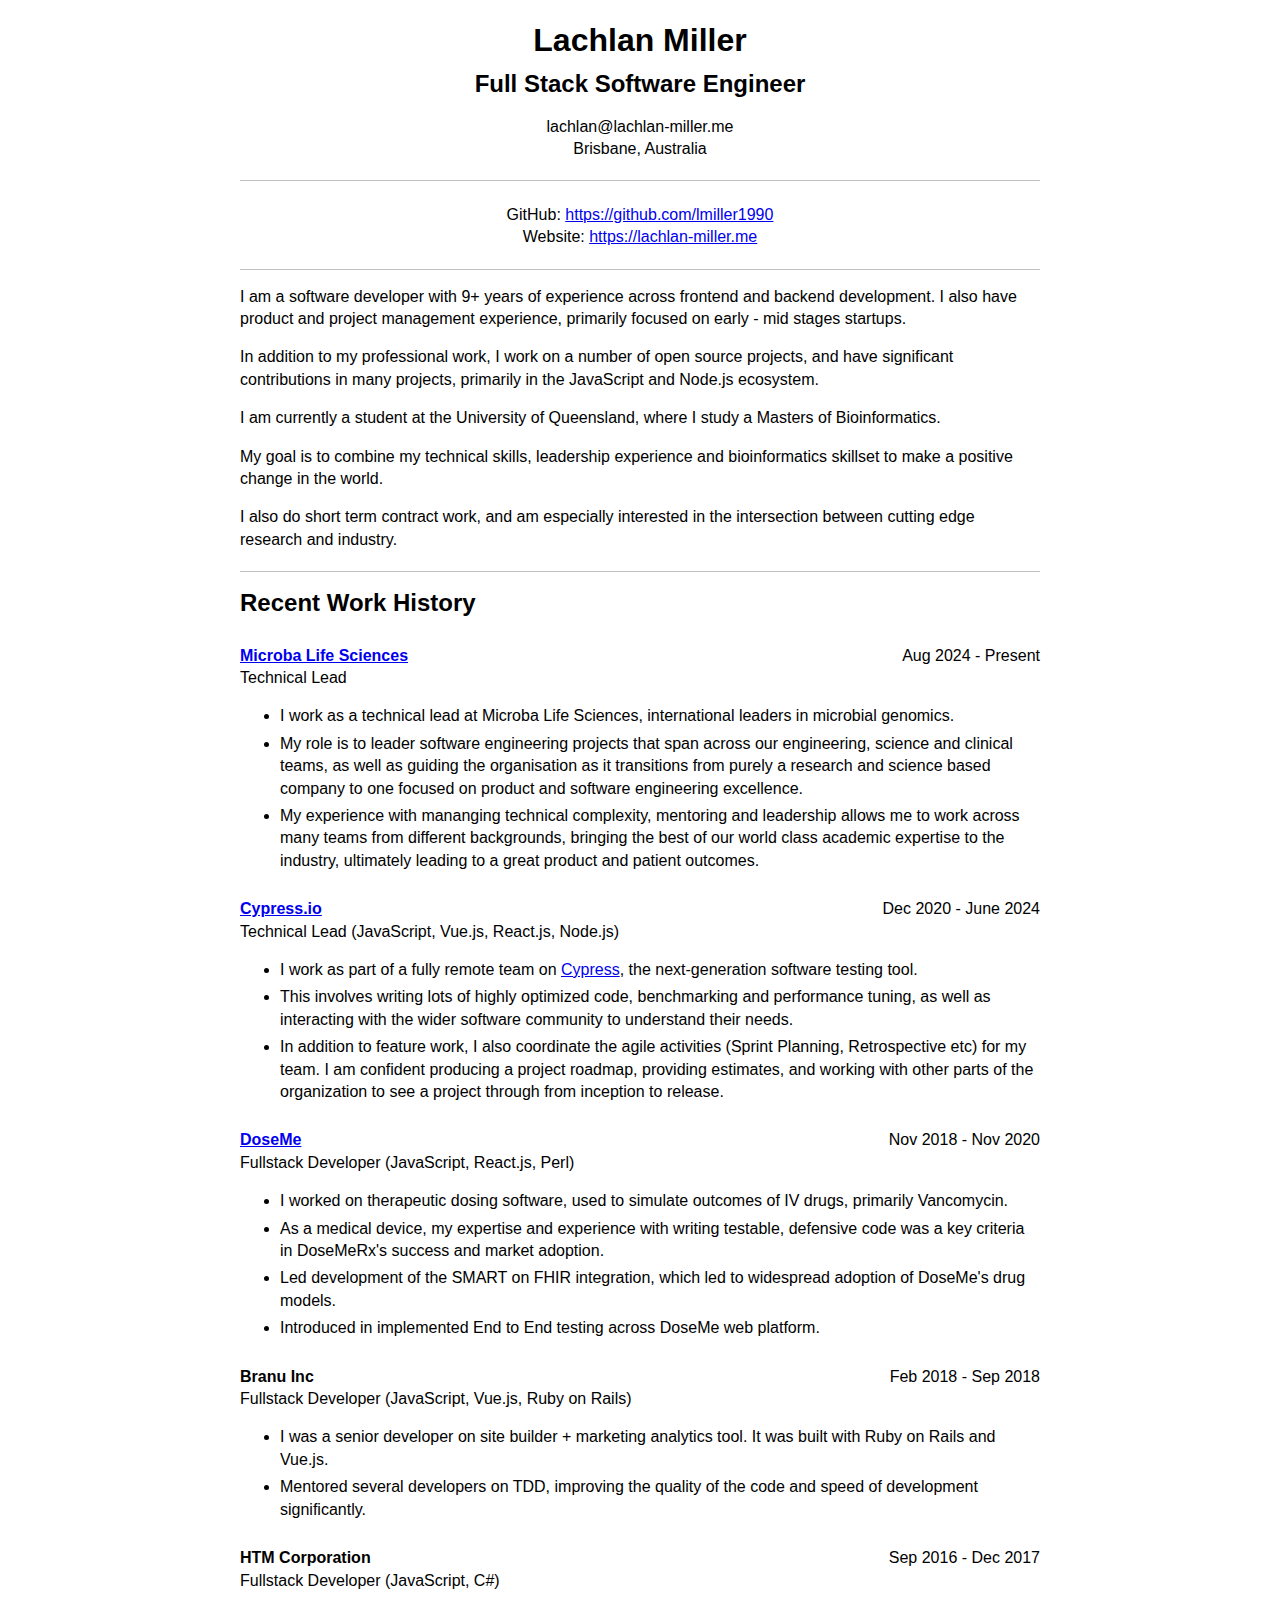
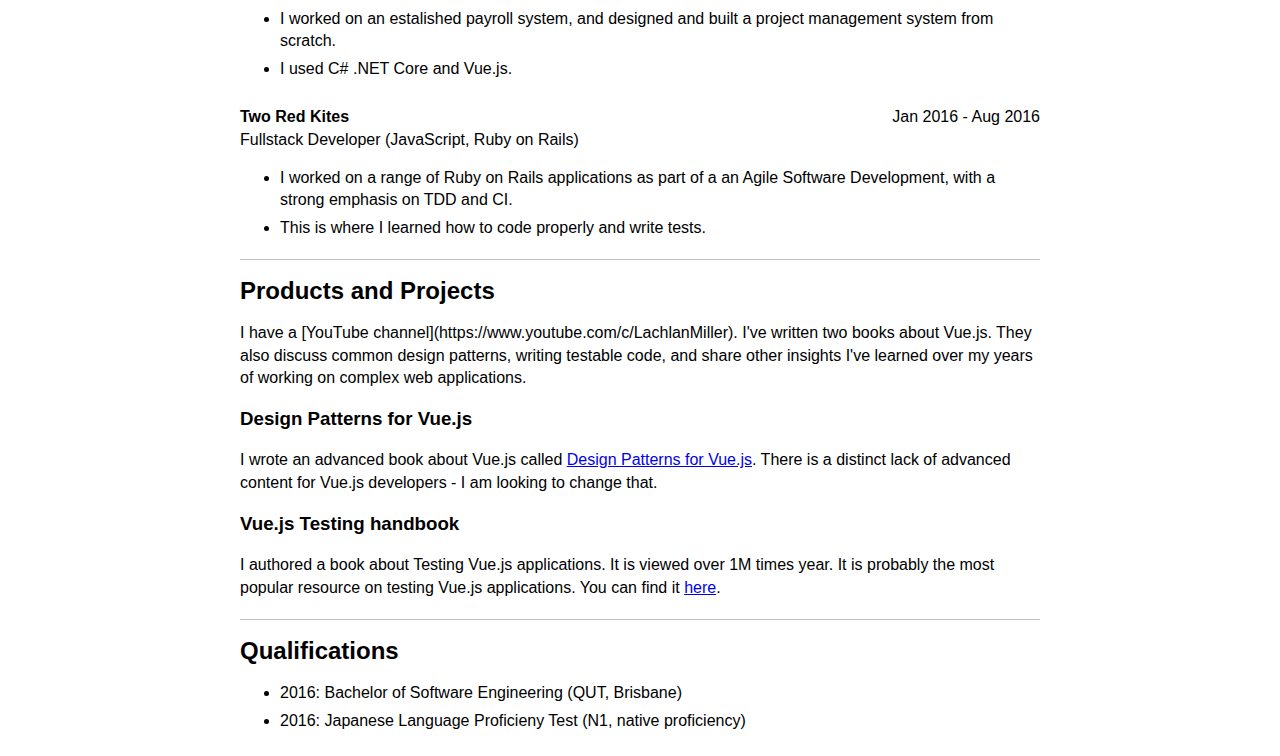
<file: index.html>
<!DOCTYPE html>
<html lang="en">
  <head>
    <meta charset="UTF-8">
    <title></title>
    <meta name="viewport" content="width=device-width,initial-scale=1">
    <link rel="stylesheet" href="/style.css">
  </head>
  <body>
    <div class="resume">
      <div class="header">
        <h1 class="center">
          Lachlan Miller
        </h1>
        <h2>Full Stack Software Engineer</h2>
        <div>
          lachlan@lachlan-miller.me<br>
          Brisbane, Australia<br>
          <div class="divider"></div><br>
          GitHub: <a href="https://github.com/lmiller1990">https://github.com/lmiller1990</a><br>
          Website: <a href="https://lachlan-miller.me">https://lachlan-miller.me</a>
        </div>
      </div>

      <div class="divider"></div>

      <div>
        <p>
        I am a software developer with 9+ years of experience across frontend and backend development. I also have product and project management experience, primarily focused on early - mid stages startups. 
        </p>
        <p>In addition to my professional work, I work on a number of open source projects, and have significant contributions in many projects, primarily in the JavaScript and Node.js ecosystem.</p>
        <p>
          I am currently a student at the University of Queensland, where I study a Masters of Bioinformatics.
        </p>
        <p>
          My goal is to combine my technical skills, leadership experience and bioinformatics skillset to make a positive change in the world.
        </p>
        <p>
          I also do short term contract work, and am especially interested in the intersection between cutting edge research and industry.
        </p>
      </div>

      <div class="divider"></div>

      <h2>Recent Work History</h2>
      <div class="experience__container">

        <div class="experience__title">
          <div class="item">
            <strong><a href="https://www.microba.com">Microba Life Sciences</a></strong>
          </div>
          <div>
            Aug 2024 - Present
          </div>
        </div>
        <div class="job-title">
          Technical Lead
        </div>

        <div class="item">
          <ul>
            <li>
              I work as a technical lead at Microba Life Sciences, international leaders in microbial genomics.
            </li>
            <li>
              My role is to leader software engineering projects that span across our engineering, science and clinical teams, as well as guiding the organisation as it transitions from purely a research and science based company to one focused on product and software engineering excellence.
            </li>
            <li>My experience with mananging technical complexity, mentoring and leadership allows me to work across many teams from different backgrounds, bringing the best of our world class academic expertise to the industry, ultimately leading to a great product and patient outcomes.
          </ul>
        </div>
        <div>
          <!-- placeholder -->
        </div>



        <div class="experience__title">
          <div class="item">
            <strong><a href="https://www.cypress.io/">Cypress.io</a></strong>
          </div>
          <div>
            Dec 2020 - June 2024
          </div>
        </div>
        <div class="job-title">
          Technical Lead (JavaScript, Vue.js, React.js, Node.js)
        </div>

        <div class="item">
          <ul>
            <li>
              I work as part of a fully remote team on <a href="https://www.cypress.io/">Cypress</a>, the next-generation software testing tool. 
            </li>
            <li>
              This involves writing lots of highly optimized code, benchmarking and performance tuning, as well as interacting with the wider software 
              community to understand their needs.
            </li>
            <li>
              In addition to feature work, I also coordinate the agile activities (Sprint Planning, Retrospective etc) for my team. I am confident producing a project roadmap, providing estimates, and working with other parts of the organization to see a project through from inception to release.
            </li>

          </ul>
        </div>
        <div>
          <!-- placeholder -->
        </div>



        <div class="experience__title">
          <div class="item">
            <strong><a href="https://doseme-rx.com/">DoseMe</a></strong>
          </div>
          <div>
            Nov 2018 - Nov 2020
          </div>
        </div>
        <div class="job-title">
          Fullstack Developer (JavaScript, React.js, Perl)
        </div>

        <div class="item">
          <ul>
            <li>
              I worked on therapeutic dosing software, used to simulate outcomes of IV drugs, primarily Vancomycin. 
            </li>
            <li>
              As a medical device, my expertise and experience with writing testable, defensive code was a key criteria in DoseMeRx's
              success and market adoption.
            </li>
            <li>
              Led development of the SMART on FHIR integration, which led to widespread adoption of DoseMe's drug models.
            </li>
            <li>
              Introduced in implemented End to End testing across DoseMe web platform.
            </li>
          </ul>
        </div>
        <div>
          <!-- placeholder -->
        </div>


        <div class="experience__title">
          <div class="item">
            <strong>Branu Inc</strong>
          </div>
          <div>
            Feb 2018 - Sep 2018
          </div>
        </div>
        <div class="job-title">
          Fullstack Developer (JavaScript, Vue.js, Ruby on Rails)
        </div>

        <div class="item">
          <ul>
            <li>
              I was a senior developer on site builder + marketing analytics tool. It was built with Ruby on Rails and Vue.js.
            </li>
            <li>
              Mentored several developers on TDD, improving the quality of the code and speed of development significantly.
            </li>
          </ul>
        </div>
        <div>
          <!-- placeholder -->
        </div>

        <div class="experience__title">
          <div>
            <strong>HTM Corporation</strong>
          </div>
          <div class="item">
            Sep 2016 - Dec 2017
          </div>
        </div>
        <div class="job-title">
          Fullstack Developer (JavaScript, C#)
        </div>
        <div class="item">
          <ul>
            <li>
              I worked on an estalished payroll system,
              and designed and built a project management system from scratch.
            </li>
            <li>
              I used C# .NET Core and Vue.js.
            </li>
          </ul>
        </div>
        <div>
          <!-- placeholder -->
        </div>

        <div class="experience__title">
          <div class="job-title">
            <strong>Two Red Kites</strong>
          </div>
          <div>
            Jan 2016 - Aug 2016
          </div>
        </div>
        <div class="item">
          <div class="item">
            Fullstack Developer (JavaScript, Ruby on Rails)
          </div>
          <ul>
            <li>
              I worked on a range of Ruby on Rails applications as part of a
              an Agile Software Development, with a strong emphasis on TDD and CI.
            </li>
            <li>This is where I learned how to code properly and write tests.</li>
          </ul>
        </div>
        <div>
          <!-- placeholder -->
        </div>


      </div> <!-- end experience -->

      <div class="divider"></div>

      <h2>Products and Projects</h2>

      <p>I have a [YouTube channel](https://www.youtube.com/c/LachlanMiller). I've written two books about Vue.js. They also discuss common design patterns, writing testable code, and share other insights I've learned over my years of working on complex web applications.</p>

      <h3>Design Patterns for Vue.js</h3>
      <p>
      I wrote an advanced book about Vue.js called <a href="https://lachlan-miller.me/design-patterns-for-vuejs">Design Patterns for Vue.js</a>. 
      There is a distinct lack of advanced content for Vue.js developers - I am looking to change that.
      </p>

      <h3>Vue.js Testing handbook</h3>
      <p>
      I authored a book about Testing Vue.js applications. It is viewed over 1M times year. It is probably the
      most popular resource on testing Vue.js applications.
      You can find it <a href="https://github.com/lmiller1990/vue-testing-handbook">here</a>.
      </p>

      <div class="divider"></div>

      <h2>Qualifications</h2>

      <ul>
        <li>
          2016: Bachelor of Software Engineering (QUT, Brisbane)
        </li>
        <li>
          2016: Japanese Language Proficieny Test (N1, native proficiency)
        </li>
      </ul>
    </div>
  </body>
</html>
</file>
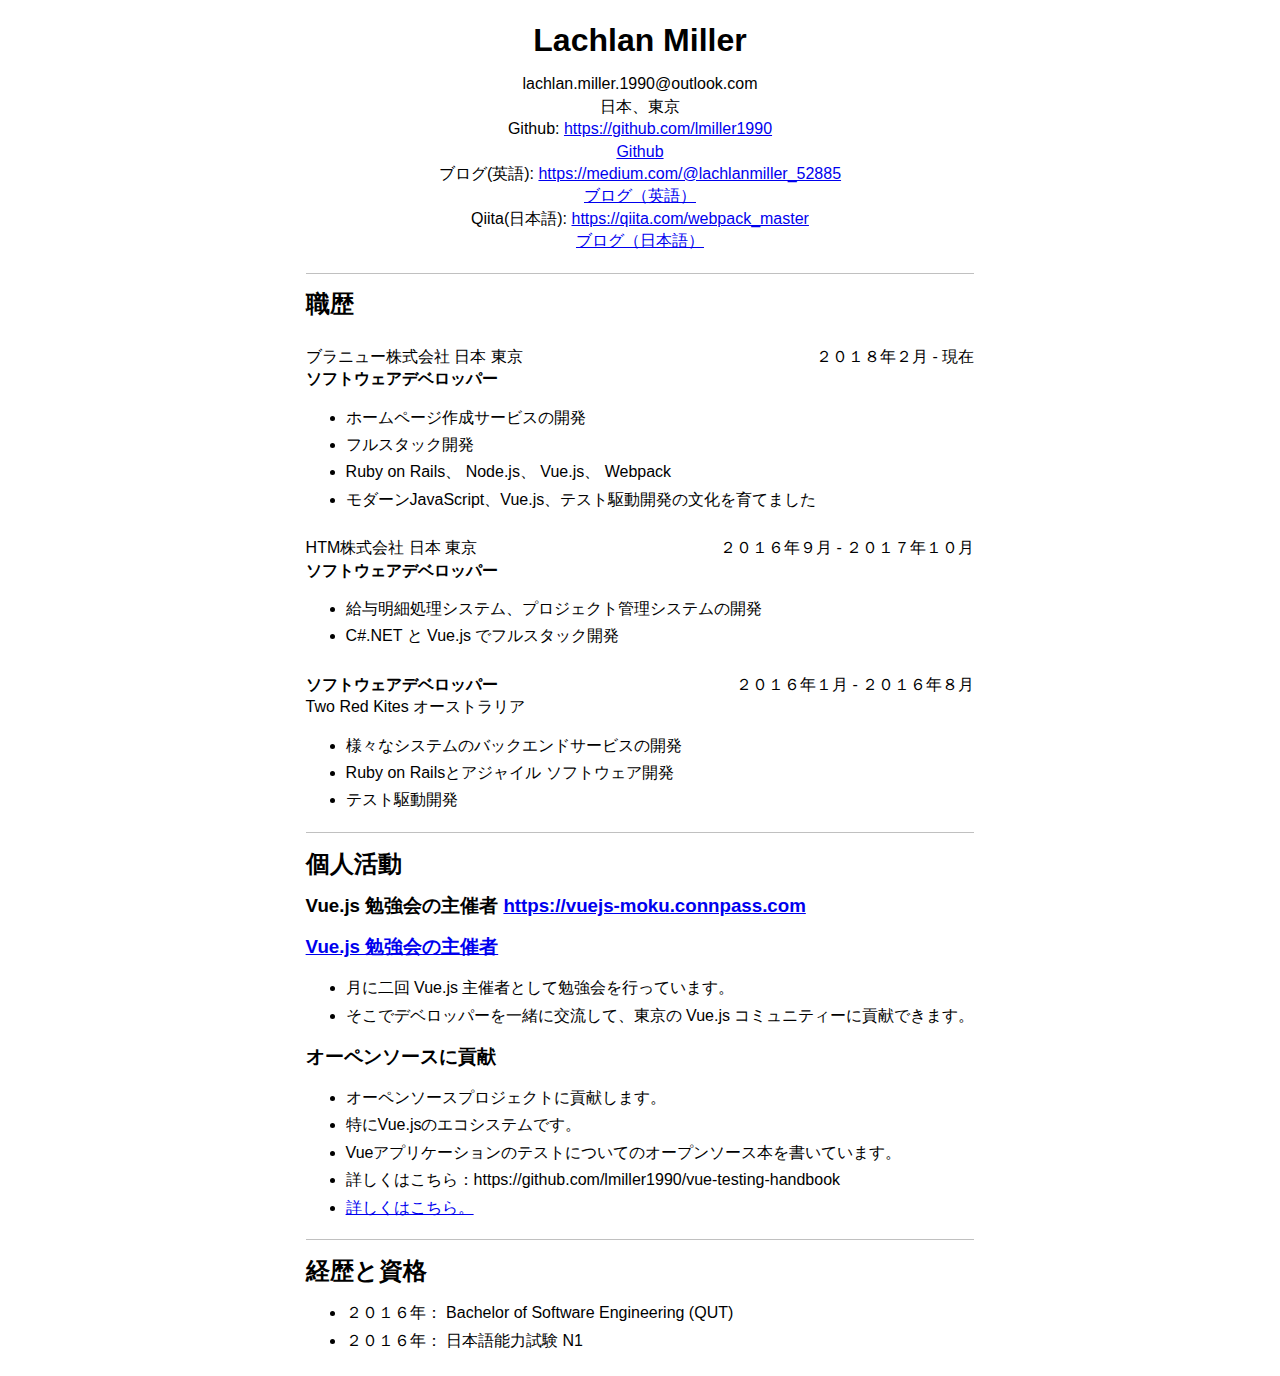
<file: ja/index.html>
<!DOCTYPE html>
<html lang="en">
<head>
  <!-- Google Tag Manager -->
<script>(function(w,d,s,l,i){w[l]=w[l]||[];w[l].push({'gtm.start':
new Date().getTime(),event:'gtm.js'});var f=d.getElementsByTagName(s)[0],
j=d.createElement(s),dl=l!='dataLayer'?'&l='+l:'';j.async=true;j.src=
'https://www.googletagmanager.com/gtm.js?id='+i+dl;f.parentNode.insertBefore(j,f);
})(window,document,'script','dataLayer','GTM-NMX8QGW');</script>
<!-- End Google Tag Manager -->
  <meta charset="UTF-8">
  <title></title>
  <meta name="viewport" content="width=device-width,initial-scale=1">
  <link rel="stylesheet" href="/style.css">
</head>
<body>
  <!-- Google Tag Manager (noscript) -->
<noscript><iframe src="https://www.googletagmanager.com/ns.html?id=GTM-NMX8QGW"
height="0" width="0" style="display:none;visibility:hidden"></iframe></noscript>
<!-- End Google Tag Manager (noscript) -->

  <div class="resume">
    <div class="header">
      <h1 class="center">
        Lachlan Miller
      </h1>
      <div>
        lachlan.miller.1990@outlook.com<br>
        日本、東京
        <div class="desktop">
          Github: 
          <a href="https://github.com/lmiller1990">https://github.com/lmiller1990</a>
        </div>
        <div class="mobile">
          <a href="https://github.com/lmiller1990">Github</a>
        </div>
      </div>
      <div class="desktop">
        ブログ(英語):  
        <a href="https://medium.com/@lachlanmiller_52885">https://medium.com/@lachlanmiller_52885</a>
      </div>
      <div class="mobile">
        <a href="https://medium.com/@lachlanmiller_52885">ブログ（英語）</a>
      </div>
      <div class="desktop">
        Qiita(日本語):
        <a href="https://qiita.com/webpack_master">https://qiita.com/webpack_master</a>
      </div>
      <div class="mobile">
        <a href="https://qiita.com/webpack_master">ブログ（日本語）</a>
      </div>
    </div>

    <div class="divider"></div>

    <h2>職歴</h2>
    <div class="experience__container">

      <div class="experience__title">
        <div class="item">
          ブラニュー株式会社 日本 東京
        </div>
        <div>
          ２０１８年２月 - 現在
        </div>
      </div>
      <div class="job-title">
        <strong>ソフトウェアデベロッパー</strong>
      </div>

      <div class="item">
        <ul>
          <li>
            ホームページ作成サービスの開発
          </li>
          <li>
            フルスタック開発
          </li>
          <li>
            Ruby on Rails、 Node.js、 Vue.js、 Webpack
          </li>
          <li>
            モダーンJavaScript、Vue.js、テスト駆動開発の文化を育てました
          </li>
        </ul>
      </div>
      <div>
        <!-- placeholder -->
      </div>

      <div class="experience__title">
        <div>
          HTM株式会社 日本 東京
        </div>
        <div class="item">
          ２０１６年９月 - ２０１７年１０月
        </div>
      </div>
      <div class="job-title">
        <strong>ソフトウェアデベロッパー</strong>
      </div>
      <div class="item">
        <ul>
          <li>
            給与明細処理システム、プロジェクト管理システムの開発
          </li>
          <li>
            C#.NET と Vue.js でフルスタック開発
          </li>
        </ul>
      </div>
      <div>
        <!-- placeholder -->
      </div>

      <div class="experience__title">
        <div class="job-title">
          <strong>ソフトウェアデベロッパー</strong>
        </div>
        <div>
          ２０１６年１月 - ２０１６年８月
        </div>
      </div>
      <div class="item">
        <div class="item">
          Two Red Kites オーストラリア
        </div>
        <ul>
          <li>
            様々なシステムのバックエンドサービスの開発
          </li>
          <li>
            Ruby on Railsとアジャイル ソフトウェア開発
          </li>
          <li>
            テスト駆動開発
          </li>
        </ul>
      </div>
      <div>
        <!-- placeholder -->
      </div>


    </div> <!-- end experience -->

    <div class="divider"></div>

    <h2>個人活動</h2>
    <h3 class="desktop">Vue.js 勉強会の主催者 <a href="https://vuejs-moku.connpass.com">https://vuejs-moku.connpass.com</a></h3>
    <h3 class="mobile"><a href="https://vuejs-moku.connpass.com">Vue.js 勉強会の主催者 </a></h3>

    <ul>
      <li>
        月に二回 Vue.js 主催者として勉強会を行っています。
      </li>
      <li>
        そこでデベロッパーを一緒に交流して、東京の Vue.js コミュニティーに貢献できます。
      </li>
    </ul>
    <h3>
      オーペンソースに貢献
    </h3>
    <ul>
      <li>
        オーペンソースプロジェクトに貢献します。
      </li>
      <li>
        特にVue.jsのエコシステムです。
      </li>
      <li>
        Vueアプリケーションのテストについてのオープンソース本を書いています。
      </li>
      <li class="desktop">
        詳しくはこちら：https://github.com/lmiller1990/vue-testing-handbook
      </li>
      <li class="mobile">
        <a href="https://github.com/lmiller1990/vue-testing-handbook">詳しくはこちら。</a>
      </li>
    </ul>

    <div class="divider"></div>

    <h2>経歴と資格</h2>

    <ul>
      <li>
        ２０１６年： Bachelor of Software Engineering (QUT)
      </li>
      <li>
        ２０１６年： 日本語能力試験 N1
      </li>
    </ul>
  </div>
</body>
</html>
</file>
<file: style.css>
* {
  font-family: -apple-system,BlinkMacSystemFont,Segoe UI,Helvetica,Arial,sans-serif,Apple Color Emoji,Segoe UI Emoji;
}

body {
  display: flex;
  justify-content: center;
  line-height: 1.4rem;
}

li {
  margin: 5px 0;
}


.centered {
  text-align: center;
  padding: 20px 0 0 0;
}

.event-link {
  font-size: 0.9rem;
}

.resume {
  max-width: 800px;
}

.header {
  text-align: center;
}

.experience__title {
  display: flex;
  justify-content: space-between;
  padding: 10px 0 0 0;
}

@media screen and (max-width: 480px) {
  .experience__title {
    flex-direction: column;
  }

  .desktop {
    display: none;
  }

  .mobile {
    display: block;
  }
}

.divider {
  width: 100%;
  margin-top: 20px;
  border-top: 1px solid silver;
}
</file>
